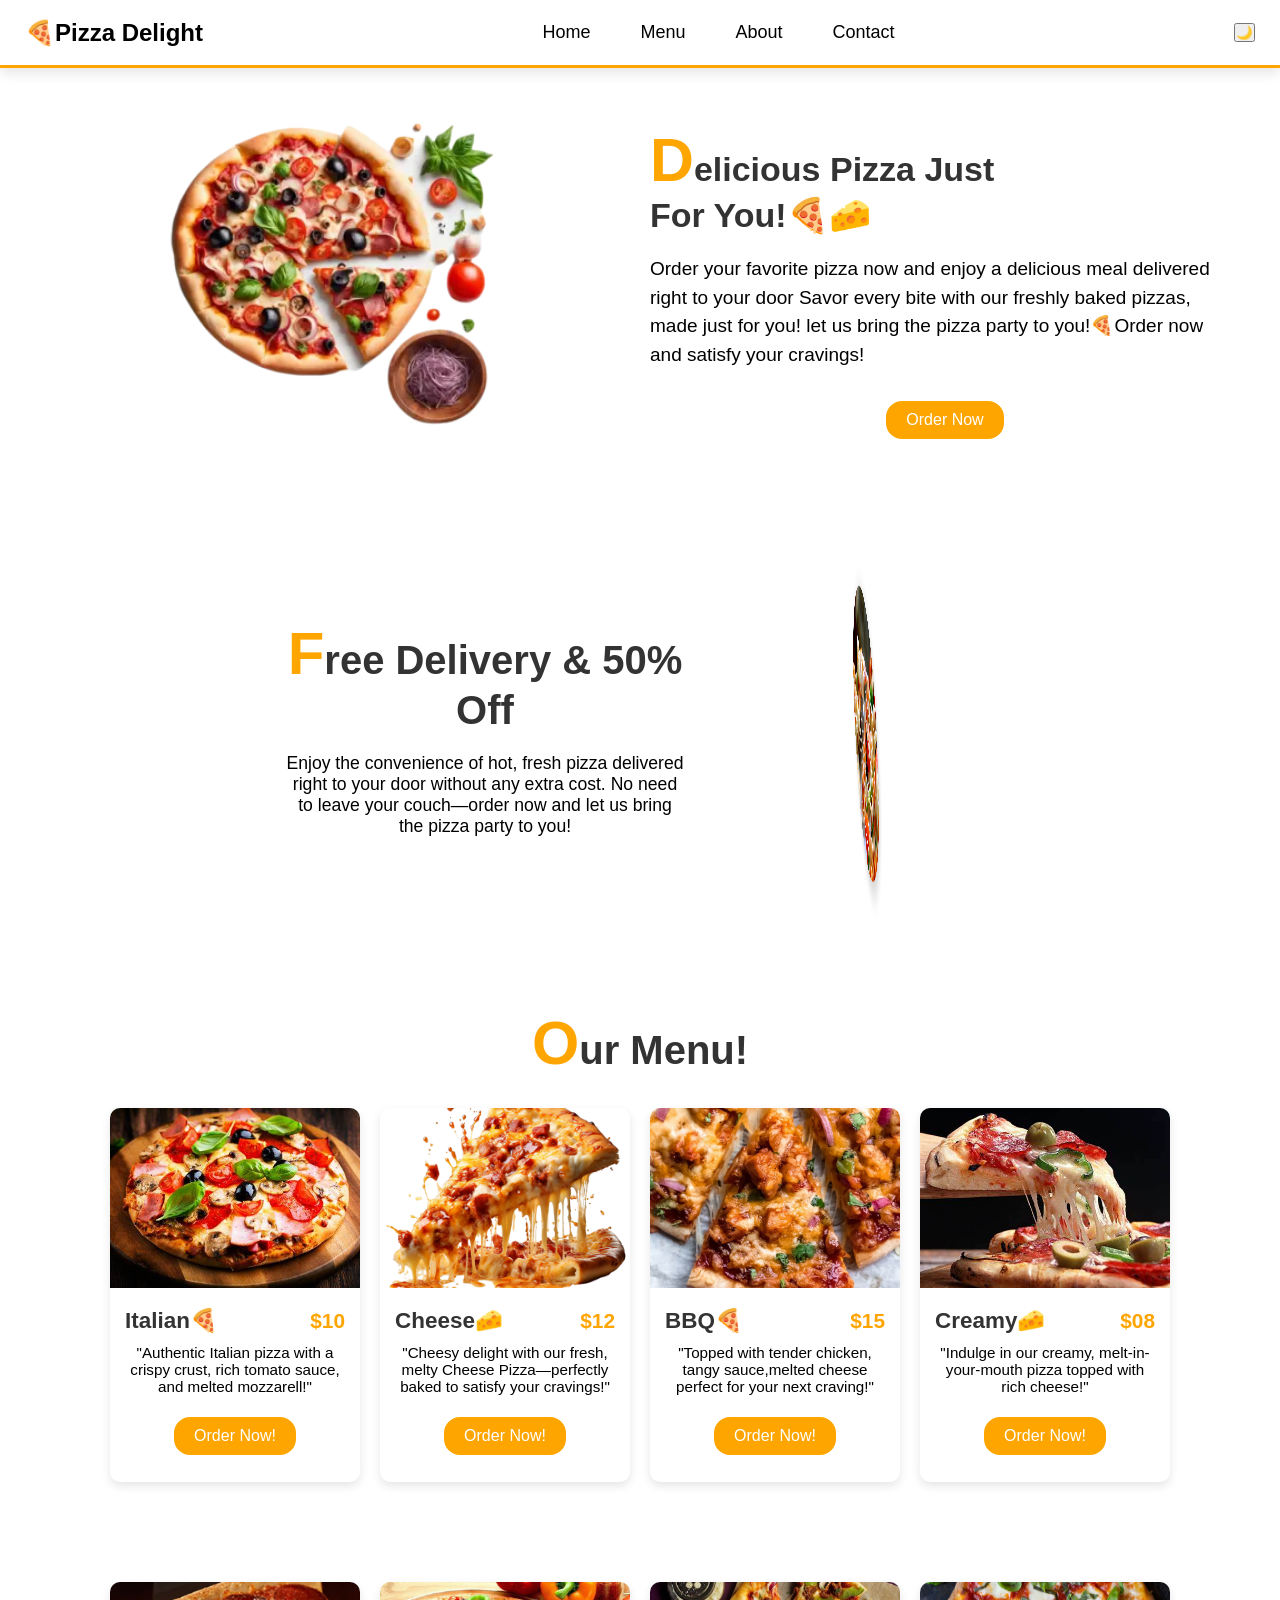
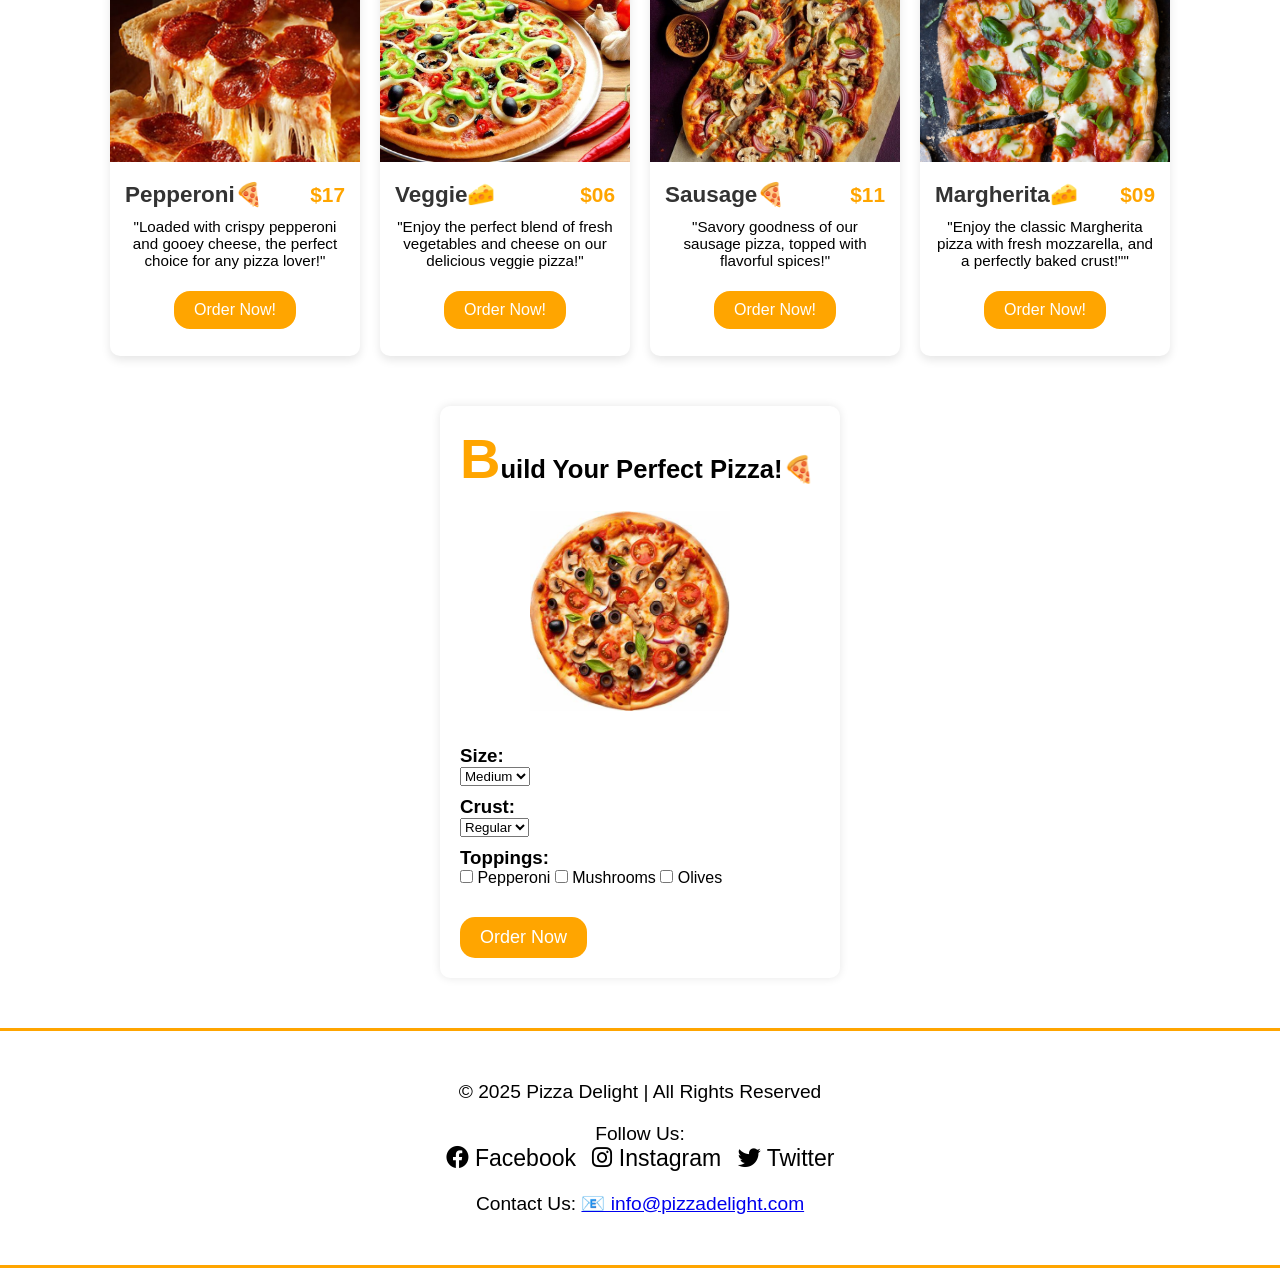
<file: index.html>
<!DOCTYPE html>
<html lang="en">
<head>
    <meta charset="UTF-8">
    <meta name="viewport" content="width=device-width, initial-scale=1.0">
    <title>Pizza Delight.Com</title>
    <link rel="stylesheet" href="style.css">
   <link href="https://cdnjs.cloudflare.com/ajax/libs/font-awesome/6.0.0-beta3/css/all.min.css" rel="stylesheet">
</head>
<body class="light-mode">
    <nav>
        <h1>🍕Pizza Delight</h1>
        <ul>
            <li><a href="./home.html">Home</a></li>
            <li><a href="#ourMenu">Menu</a></li>
            <li><a href="./about.html">About</a></li>
            <li><a href="#contact">Contact</a></li>
        </ul>
        
        <div class="hamburger">
            <div></div>
            <div></div>
            <div></div>
        </div>

        <button class="toggle-btn" onclick="toggleMode()">🌙</button>
    </nav>

<div class="main-container" id="home">
    <div class="image-container">
      <img id="pizzaImage" 
           src="./Pepperoni Pizza.png" 
           alt="Pizza">
    </div>
  
    <div class="content-container">
      <h2 class="heading1">Delicious Pizza Just<br/>
         For You!🍕🧀</h2>
      <p>Order your favorite pizza now and enjoy a delicious meal
         delivered <br/>
         right to your door
        Savor every bite
         with our freshly baked pizzas, <br/>
         made just for you! let us
          bring the pizza party to you!🍕Order now <br/>
          and satisfy your cravings!
        </p>
<div class="buttons-wrapper">
    <button class="btn">Order Now</button>
</div>

    </div>
</div>

<section class="pizza-3d-section">
    <div class="pizza-details">
        <h1 class="pizza-heading"><span>F</span>ree Delivery & 50% Off</h1>
        <p>Enjoy the convenience of hot, fresh pizza delivered right to your door without any extra cost. No need to leave your couch—order now and let us bring the pizza party to you!</p>
    
    </div>
    <div class="pizza-3d-container">
        <div class="pizza-3d">
            <img class="pizza-image" src="./Bella Pizza.jpg" alt="Pizza">
        </div>
</section>


<section class="products" id="ourMenu">
    <h2 id="our">Our Menu!</h2>
    <div class="product-card">
        <div class="card">
            <img src="./italian pizza.jpg" alt="" id="" />
            <div class="info">
                <div class="price-name">
                    <h3>Italian🍕</h3>
                    <span>$10</span>
                </div>
                <p>"Authentic Italian pizza with a crispy crust, rich tomato sauce, and melted mozzarell!"
                </p>
                <a href="#" class="btn">Order Now!</a>
            </div>
        </div>


        
    <div class="card">
        <img src="./Cheese pizza.png" alt="" id="" />
        <div class="info">
            <div class="price-name">
                <h3>Cheese🧀</h3>
                <span>$12</span>
            </div>
            <p>"Cheesy delight with our fresh, melty Cheese Pizza—perfectly baked to satisfy your cravings!" 
            </p>
            <a href="#" class="btn">Order Now!</a>
        </div>
    </div>


    <div class="card">
        <img src="./bbqpizza2.jpg" alt="" id="" />
        <div class="info">
            <div class="price-name">
                <h3>BBQ🍕</h3>
                <span>$15</span>
            </div>
            <p> "Topped with tender chicken, tangy sauce,melted cheese perfect for your next craving!"

            </p>
            <a href="#" class="btn">Order Now!</a>
        </div>
    </div>


    <div class="card">
        <img src="./creamy pizza.jpg" alt="" id="" />
        <div class="info">
            <div class="price-name">
                <h3>Creamy🧀</h3>
                <span>$08</span>
            </div>
            <p>"Indulge in our creamy, melt-in-your-mouth pizza topped with rich cheese!"

            </p>
            <a href="#" class="btn">Order Now!</a>
        </div>
    </div>


</div>
    </section>

<section class="products">
    <div class="product-card">
        <div class="card">
            <img src="./Pepperoni Pizza.jpg" alt="" id="" />
            <div class="info">
                <div class="price-name">
                    <h3>Pepperoni🍕</h3>
                    <span>$17</span>
                </div>
                <p>"Loaded with crispy pepperoni and gooey cheese, the perfect choice for any pizza lover!"
                </p>
                <a href="#" class="btn">Order Now!</a>
            </div>
        </div>


        
    <div class="card">
        <img src="./Veggie Pizza.jpg" alt="" id="" />
        <div class="info">
            <div class="price-name">
                <h3>Veggie🧀</h3>
                <span>$06</span>
            </div>
            <p>"Enjoy the perfect blend of fresh vegetables and cheese on our delicious veggie pizza!"
            </p>
            <a href="#" class="btn">Order Now!</a>
        </div>
    </div>


    <div class="card">
        <img src="./Sausage Pizza.jpg" alt="" id="" />
        <div class="info">
            <div class="price-name">
                <h3>Sausage🍕</h3>
                <span>$11</span>
            </div>
            <p> "Savory goodness of our sausage pizza, topped with flavorful spices!"

            </p>
            <a href="#" class="btn">Order Now!</a>
        </div>
    </div>


    <div class="card">
        <img src="./Margherita Pizza.jpeg" alt="" id="" />
        <div class="info">
            <div class="price-name">
                <h3>Margherita🧀</h3>
                <span>$09</span>
            </div>
            <p>"Enjoy the classic Margherita pizza with fresh mozzarella, and a perfectly baked crust!""

            </p>
            <a href="#" class="btn">Order Now!</a>
        </div>
    </div>


</div>
    </section>


    <div class="customizer-container">
        <h2>Build Your Perfect Pizza!🍕
        </h2>
        <img src="./pizzapreview.jpg" id="pizzaPreview" class="pizza-preview" alt="Pizza Preview">
        
        <div class="options">
            <label>
                <h3>Size:</h3>
                <select id="pizzaSize">
                    <option value="Small">Small</option>
                    <option value="Medium" selected>Medium</option>
                    <option value="Large">Large</option>
                </select>
            </label>
            <label>
                <h3>Crust:</h3>
                <select id="pizzaCrust">
                    <option value="Thin">Thin</option>
                    <option value="Regular" selected>Regular</option>
                    <option value="Stuffed">Stuffed</option>
                </select>
            </label>
            <label>
               <h3> Toppings:</h3>
                <input type="checkbox" value="Pepperoni"> Pepperoni
                <input type="checkbox" value="Mushrooms"> Mushrooms
                <input type="checkbox" value="Olives"> Olives
            </label>
        </div>
        
        <button class="order-btn" onclick="orderPizza()">Order Now</button>
    </div> 


    <footer class="footer" id="contact">
        <div class="footer-content">
            <div class="footer-left">
                <p>&copy; 2025 Pizza Delight | All Rights Reserved</p>
            </div>
    
            <div class="footer-center">
                <p>Follow Us:</p>
                <div class="social-links">
                    <a href="https://www.facebook.com/profile.php?id=100008719743823" target="_blank" class="social-link">
                        <i class="fab fa-facebook"></i> Facebook
                    </a>
                    <a href="https://www.instagram.com/shoaib_hussain_290_official/" target="_blank" class="social-link">
                        <i class="fab fa-instagram"></i> Instagram
                    </a>
                    <a href="https://twitter.com" target="_blank" class="social-link">
                        <i class="fab fa-twitter"></i> Twitter
                    </a>
                </div>
            </div>
    
            <div class="footer-right">
                <p>Contact Us: <a href="mailto:info@pizzadelight.com">📧 info@pizzadelight.com</a></p>
            </div>
        </div>
    </footer>
    
    <script src="./app.js"></script>
</body>
</html>
</file>
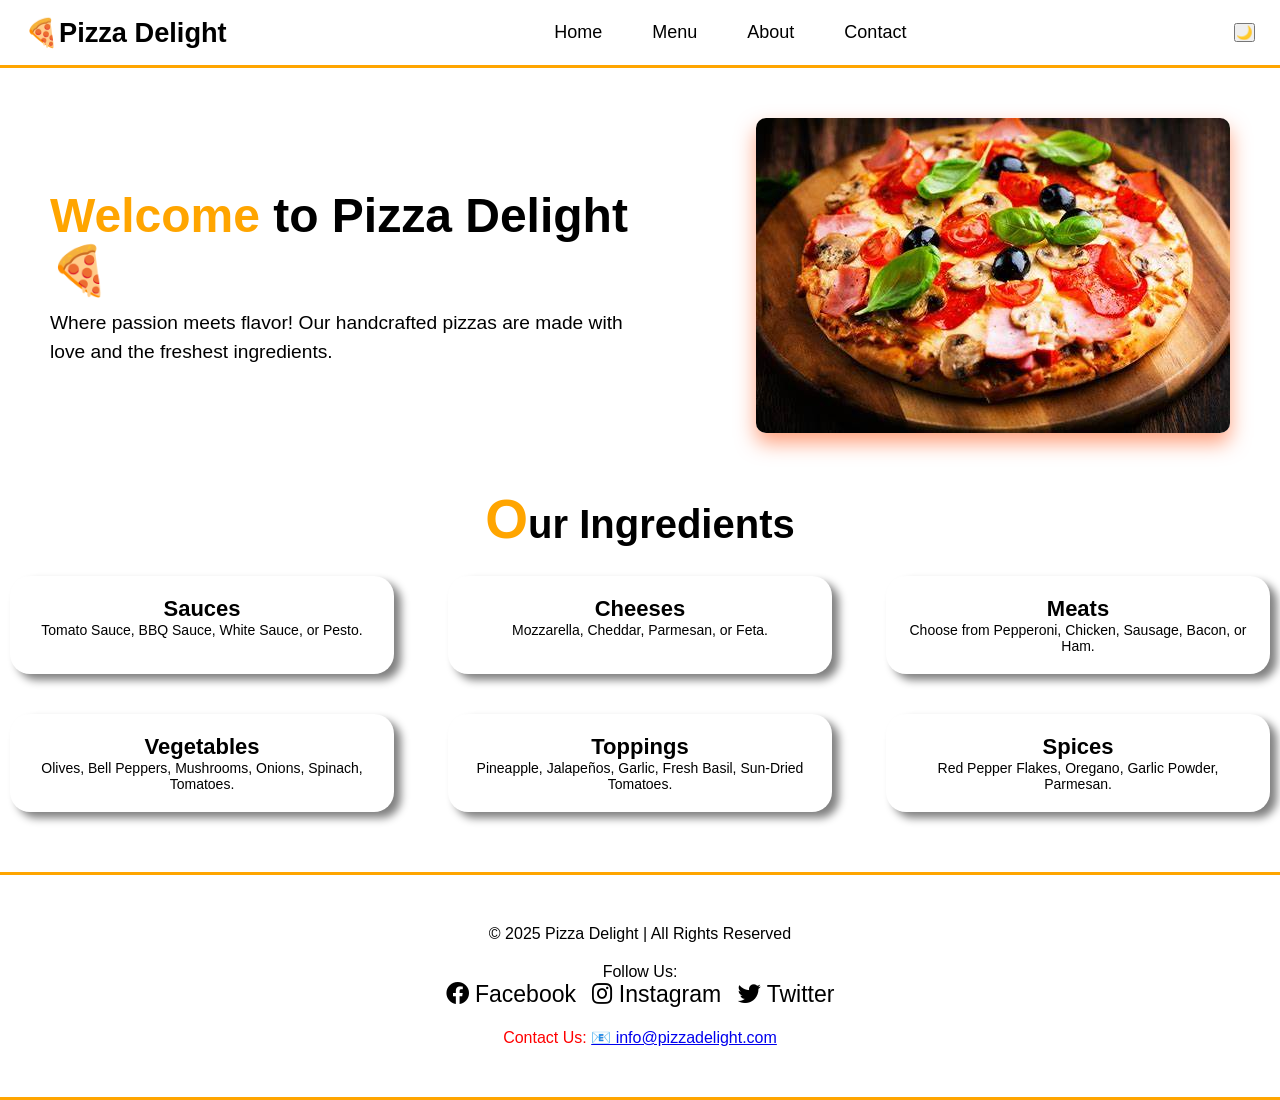
<file: about.html>
<!DOCTYPE html>
<html lang="en">
  <head>
    <meta charset="UTF-8" />
    <meta name="viewport" content="width=device-width, initial-scale=1.0" />
    <title>About Page</title>
    <link rel="stylesheet" href="./about.css" />
    <link
      href="https://cdnjs.cloudflare.com/ajax/libs/font-awesome/5.15.4/css/all.min.css"
      rel="stylesheet"
    />
  </head>
  <body class="light-mode">
    <nav>
      <h1 style="font-size: 1.7rem">🍕Pizza Delight</h1>
      <ul>
        <li><a href="./home.html">Home</a></li>
        <li><a href="./index.html">Menu</a></li>
        <li><a href="./inde.html">About</a></li>
        <li><a href="#contact">Contact</a></li>
      </ul>
      <div class="hamburger">
        <div></div>
        <div></div>
        <div></div>
      </div>
      <button class="toggle-btn" onclick="toggleMode()">🌙</button>
    </nav>
    <section class="about-section">
      <div class="content">
        <h1 class="title">Welcome<span> to Pizza Delight🍕</span></h1>
        <p class="description">
          Where passion meets flavor! Our handcrafted pizzas are made with love
          and the freshest ingredients.
        </p>
      </div>
      <div class="image-container">
        <img
          src="./italian pizza.jpg"
          alt="Delicious Pizza"
          class="pizza-img"
        />
      </div>
    </section>

    <section id="ingredients">
      <h2 id="our">Our Ingredients</h2>
      <div class="ingredients-list">
        <div class="ingredient-card" data-name="Sauces">
          <h3>Sauces</h3>
          <p>Tomato Sauce, BBQ Sauce, White Sauce, or Pesto.</p>
        </div>
        <div class="ingredient-card" data-name="Cheeses">
          <h3>Cheeses</h3>
          <p>Mozzarella, Cheddar, Parmesan, or Feta.</p>
        </div>
        <div class="ingredient-card" data-name="Meats">
          <h3>Meats</h3>
          <p>Choose from Pepperoni, Chicken, Sausage, Bacon, or Ham.</p>
        </div>
        <div class="ingredient-card" data-name="Vegetables">
          <h3>Vegetables</h3>
          <p>Olives, Bell Peppers, Mushrooms, Onions, Spinach, Tomatoes.</p>
        </div>
        <div class="ingredient-card" data-name="Toppings">
          <h3>Toppings</h3>
          <p>Pineapple, Jalapeños, Garlic, Fresh Basil, Sun-Dried Tomatoes.</p>
        </div>
        <div class="ingredient-card" data-name="Spices">
          <h3>Spices</h3>
          <p>Red Pepper Flakes, Oregano, Garlic Powder, Parmesan.</p>
        </div>
      </div>
    </section>

    <footer class="footer" id="contact">
      <div class="footer-content">
        <div class="footer-left">
          <p>&copy; 2025 Pizza Delight | All Rights Reserved</p>
        </div>

        <div class="footer-center">
          <p>Follow Us:</p>
          <div class="social-links">
            <a href="https://facebook.com" target="_blank" class="social-link">
              <i class="fab fa-facebook"></i> Facebook
            </a>
            <a href="https://instagram.com" target="_blank" class="social-link">
              <i class="fab fa-instagram"></i> Instagram
            </a>
            <a href="https://twitter.com" target="_blank" class="social-link">
              <i class="fab fa-twitter"></i> Twitter
            </a>
          </div>
        </div>

        <div class="footer-right">
          <p style="color: red">
            Contact Us:
            <a href="mailto:info@pizzadelight.com">📧 info@pizzadelight.com</a>
          </p>
        </div>
      </div>
    </footer>

    <script src="./about.js"></script>
  </body>
</html>
</file>
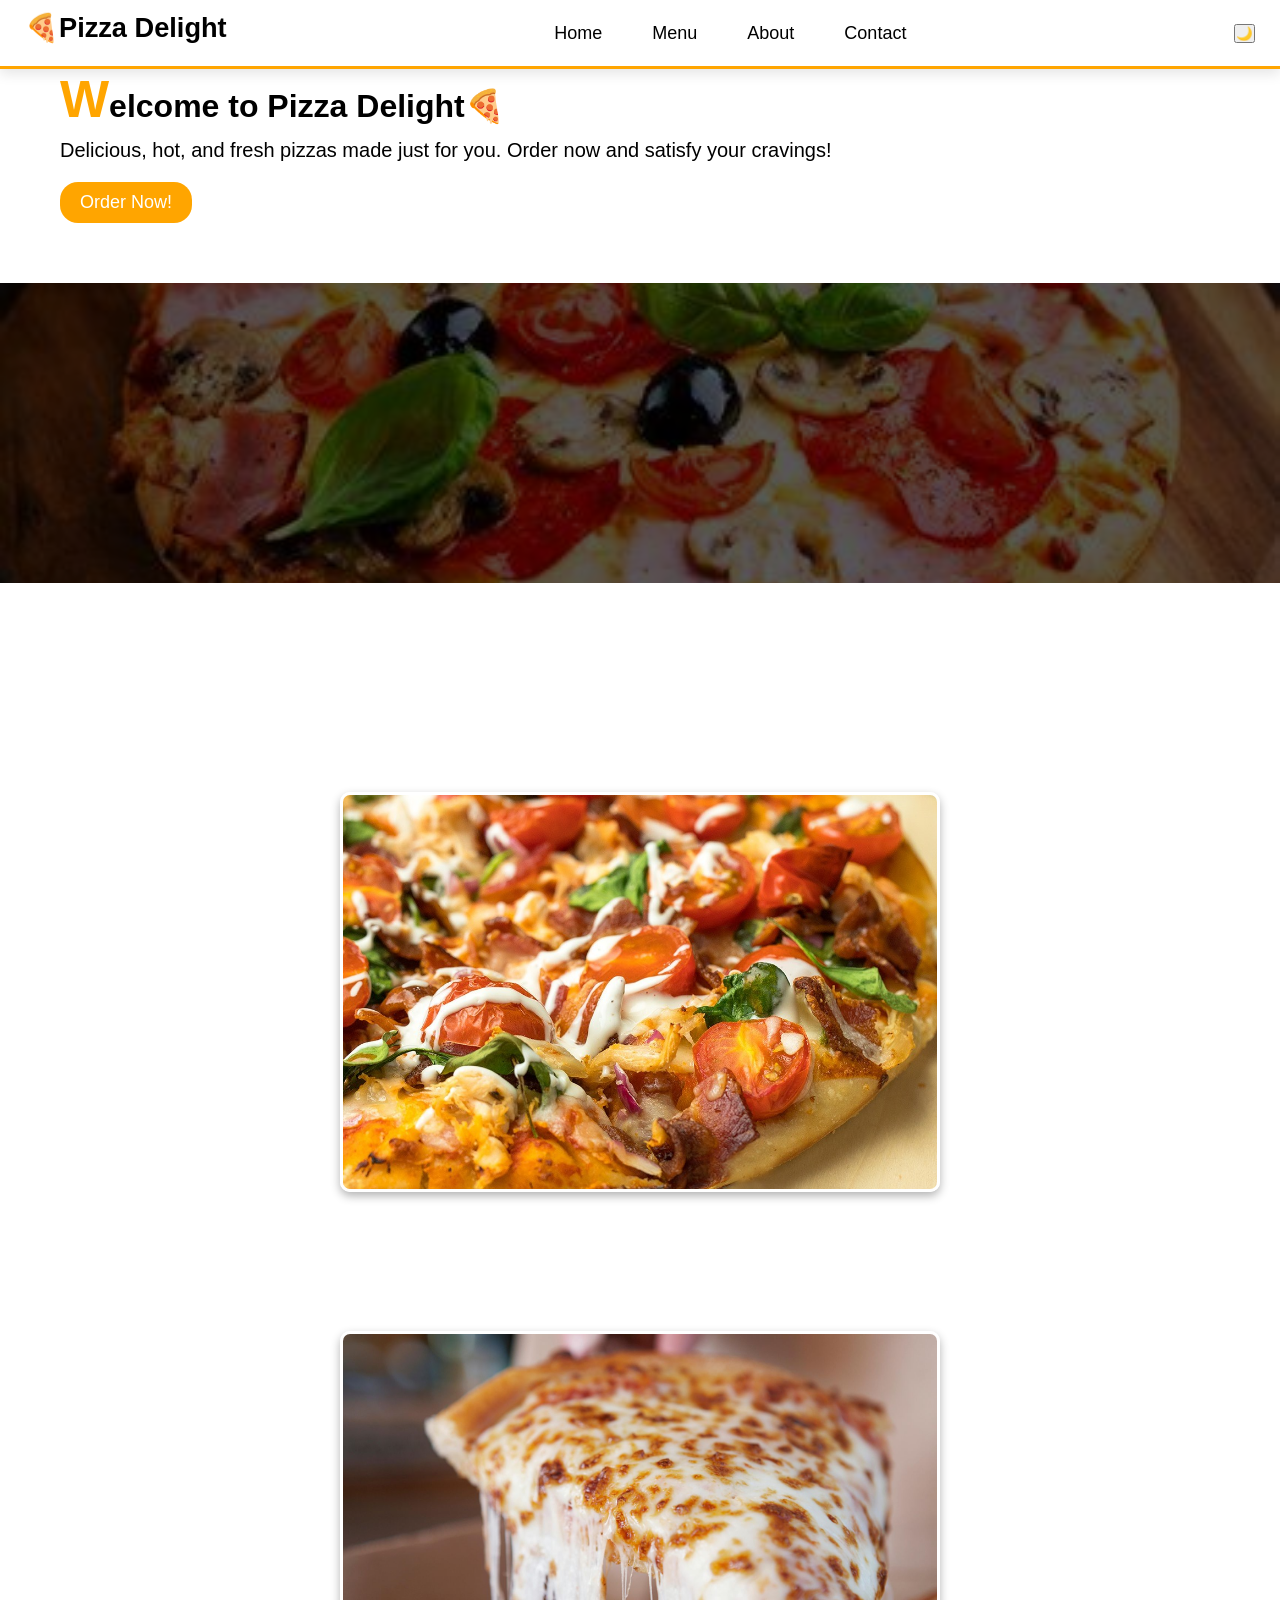
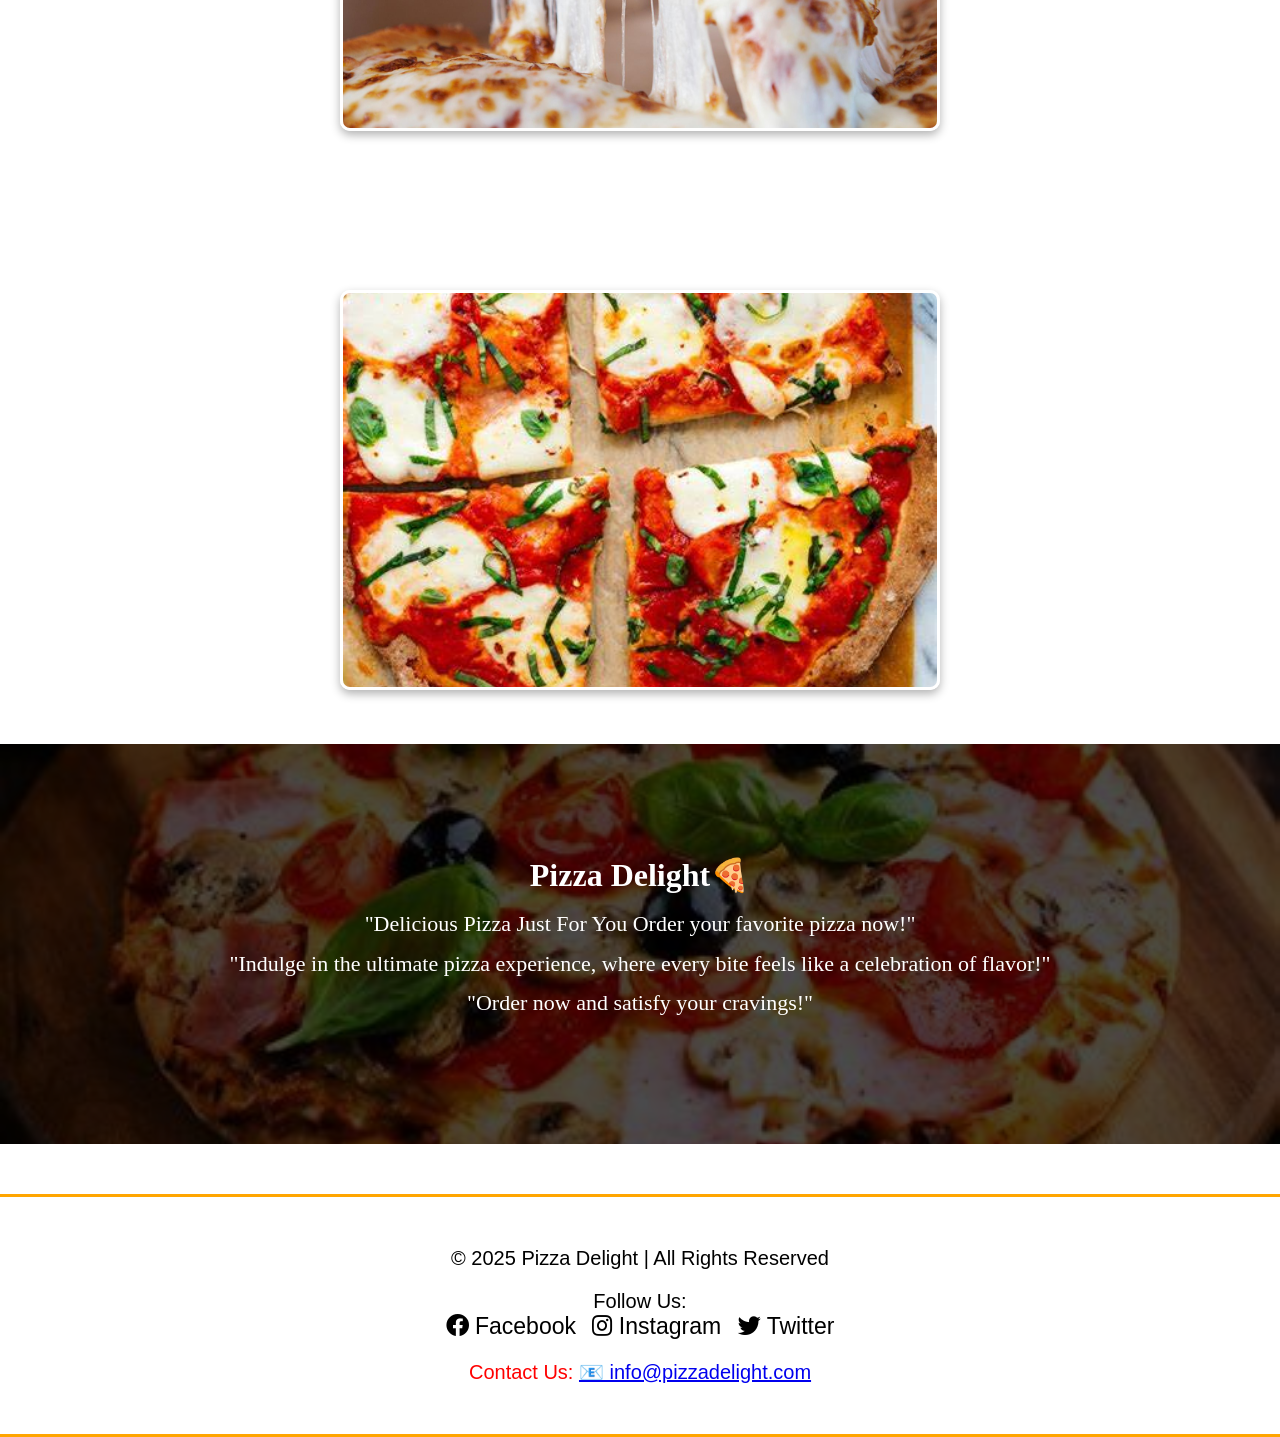
<file: home.html>
<!DOCTYPE html>
<html lang="en">
  <head>
    <meta charset="UTF-8" />
    <meta name="viewport" content="width=device-width, initial-scale=1.0" />
    <title>Home Page</title>
    <link rel="stylesheet" href="./home.css" />
    <link
      href="https://cdnjs.cloudflare.com/ajax/libs/font-awesome/5.15.4/css/all.min.css"
      rel="stylesheet"
    />
  </head>
  <body class="light-mode">
    <nav>
      <h1 style="font-size: 1.7rem">🍕Pizza Delight</h1>
      <ul>
        <li><a href="./home.html">Home</a></li>
        <li><a href="./index.html">Menu</a></li>
        <li><a href="./about.html">About</a></li>
        <li><a href="#contact">Contact</a></li>
      </ul>

      <div class="hamburger">
        <div></div>
        <div></div>
        <div></div>
      </div>
      <button class="toggle-btn" onclick="toggleMode()">🌙</button>
    </nav>

    <div class="container">
      <h1 style="font-size: 2rem; margin-left: 60px">
        Welcome to Pizza Delight🍕
      </h1>
      <p style="margin-left: 60px">
        Delicious, hot, and fresh pizzas made just for you. Order now and
        satisfy your cravings!
      </p>
      <button class="toggle-btn2" style="margin-left: 60px">Order Now!</button>
    </div>

    <div class="image-section">
      <h1
        id="heading"
        style="
          color: black;
          animation: firstLetterAnimation 2s ease-in-out infinite;
        "
      ></h1>
      <img
        src="./italian pizza.jpg"
        alt="Corporate Image"
        class="responsive-image"
      />
    </div>

    <div class="animated-heading-section">
      <h1 class="animated-heading">Italian Pizza🍕</h1>
    </div>

    <div class="extra-image-section">
      <img
        src="./italianpizzatwo.jpg"
        alt="End Corporate Image"
        class="extra-image"
      />
    </div>

    <div class="animated-heading-section">
      <h1 class="animated-heading">Chesse Pizza🧀</h1>
      <img
        src="./chessepizzaone.jpg"
        alt="New Corporate Image"
        class="new-image animated-image"
      />
    </div>

    <div class="animated-heading-section">
      <h1 class="animated-heading">Margherita Pizza🍕</h1>
    </div>

    <div class="extra-image-section">
      <img
        src="./Margheritapizzaone.jpg"
        alt="End Corporate Image"
        class="extra-image"
      />
    </div>

    <section class="reservation-section">
      <div class="image-container">
        <img
          src="./italian pizza.jpg"
          alt="Reservation Image"
          class="reservation-image"
        />
        <div class="text-overlay">
          <h2 class="reservation-heading">Pizza Delight🍕</h2>
          <p class="reservation-paragraph">
            "Delicious Pizza Just For You Order your favorite pizza now!"<br />

            "Indulge in the ultimate pizza experience, where every bite feels
            like a celebration of flavor!"<br />
            "Order now and satisfy your cravings!"
          </p>
        </div>
      </div>
    </section>

    <footer class="footer" id="contact">
      <div class="footer-content">
        <div class="footer-left">
          <p>&copy; 2025 Pizza Delight | All Rights Reserved</p>
        </div>

        <div class="footer-center">
          <p>Follow Us:</p>
          <div class="social-links">
            <a href="https://www.facebook.com/profile.php?id=100008719743823" target="_blank" class="social-link">
              <i class="fab fa-facebook"></i> Facebook
            </a>
            <a href="https://www.instagram.com/shoaib_hussain_290_official/" target="_blank" class="social-link">
              <i class="fab fa-instagram"></i> Instagram
            </a>
            <a href="https://twitter.com" target="_blank" class="social-link">
              <i class="fab fa-twitter"></i> Twitter
            </a>
          </div>
        </div>

        <div class="footer-right">
          <p style="color: red">
            Contact Us:
            <a href="mailto:info@pizzadelight.com">📧 info@pizzadelight.com</a>
          </p>
        </div>
      </div>
    </footer>

    <script src="./home.js"></script>
  </body>
</html>
</file>
<file: style.css>
* {
    margin: 0;
    padding: 0;
    box-sizing: border-box;
}

body {
    font-family: Arial, sans-serif;
    transition: background-color 0.3s, color 0.3s;
}

.light-mode {
    background-color: #fff;
    color: black;
}

.dark-mode {
    background-color: black;
    color: white;
}

nav {
    padding: 12px 25px;
    display: flex;
    justify-content: space-between;
    align-items: center;
    position: relative;
    transition: background-color 0.3s, color 0.3s, box-shadow 0.3s;
    border-bottom: 3px solid transparent; 
    box-shadow: 0px 5px 12px rgba(0, 0, 0, 0.1); 
}

.light-mode nav {
    background-color: white;
    color: black;
    border-bottom: 3px solid orange; }

.dark-mode nav {
    background-color: black;
    color: white;
    border-bottom: 3px solid orange; 
    box-shadow: 0px 5px 12px rgba(255, 255, 255, 0.15); 
}

nav ul {
    list-style: none;
    display: flex;
}

nav ul li {
    margin: 0 15px;
}

nav ul li a {
    text-decoration: none;
    font-size: 18px;
    padding: 10px;
    display: block;
    transition: background-color 0.3s, color 0.3s, transform 0.3s ease-in-out;
    border-radius: 5px;
    color: black;
}

.light-mode nav ul li a {
    color: black; 
}

.dark-mode nav ul li a {
    color: white; 
}

nav ul li a:hover {
    background-color: #ff9800; 
    color: white;
    transform: scale(1.08);
}

.dark-mode nav ul li a:hover {
    background-color: orange;
    color: black;
    transform: scale(1.08);
}
.hamburger {
    display: none;
    flex-direction: column;
    gap: 4px;
    cursor: pointer;
    padding: 10px;
}

.hamburger div {
    width: 25px;
    height: 4px;
    background-color: black;
    transition: background-color 0.3s;
}

.dark-mode .hamburger div {
    background-color: white;
}

@media (max-width: 480px) {
    nav ul {
        display: none;
        position: absolute;
        top: 60px; 
        left: 0;
        right: 0;
        background-color: black;
        flex-direction: column;
        align-items: center;
        width: 100%;
        padding: 10px 0;
        z-index: 1;
    }
    .light-mode nav ul{
        background-color: white;
    }

    nav.active ul {
        display: flex; 
    }

    nav ul li {
        margin: 10px 0;
    }

    nav ul li a {
        font-size: 16px;
        padding: 10px;
    }
    .hamburger {
        display: flex;
        flex-direction: column;
        gap: 4px;
        cursor: pointer;
    }

    .hamburger div {
        width: 25px;
        height: 4px;
        background-color: black;
    }
    .dark-mode .hamburger div {
        background-color: white;
    }

    .dark-mode .hamburger {
        background-color: black; 
    }

    .toggle-btn {
        font-size: 20px;
        margin: 10px 0;
    }
}

@media (max-width: 320px) {
    nav ul li a {
        font-size: 14px;
        padding: 6px 10px;
    }

    .hamburger div {
        width: 22px;
        height: 3px;
    }

    .dark-mode .hamburger {
        background-color: black;
    }
}

.main-container {
    display: flex;
    justify-content: space-between;
    align-items: center;
    padding: 20px;
    gap: 20px;
}

.image-container {
    flex: 1;
    display: flex;
    justify-content: center;
    align-items: center;
}

#pizzaImage {
    width: 100%;
    max-width: 400px;
    transition: transform 0.3s ease-in-out; 
}

.content-container {
    flex: 1;
    display: flex;
    flex-direction: column;
    align-items: flex-start;
    justify-content: center;
    padding: 20px;
}
.heading1 {
    font-size: 34px;
    color: #333;
    margin-bottom: 20px;
    font-weight: 700;

}
body.dark-mode .heading1{
    color: white;
}
body.dark-mode .content-container p{
    color: white;
}
.content-container p {
    font-size: 19px;
    color:black;
    margin-bottom: 20px;
    line-height: 1.5;
    font-weight: 500;
}


.buttons-wrapper {
    display: flex;
    flex-direction: column;
    justify-content: center;
    align-items: center; 
    width: 100%; 
}
.btn {
    background-color: #ff9800;
    color: white;
    border: none;
    padding: 12px 20px;
    font-size: 14px;
    border-radius: 5px;
    cursor: pointer;
    transition: background-color 0.3s ease, transform 0.3s ease-in-out;
    width: fit-content; 
    text-align: center;
    margin: 5px auto;
}
.btn:hover {
    background-color: #e68900;
    transform: scale(1.05);
}
@media (max-width: 480px) {
    .btn {
        font-size: 12px;
        padding: 10px 16px;
    }
}
@media (max-width: 320px) {
    .btn {
        font-size: 10px;
        padding: 8px 14px;
    }
}

#pizzaImage:hover {
    transform: scale(1.05);
}

@media (max-width: 480px) {
    .main-container {
        flex-direction: column; 
        gap: 20px;
    }

    .image-container,
    .content-container {
        flex: none;
        width: 100%;
        text-align: center;
    }

    #pizzaImage {
        max-width: 80%; 
    }

    .heading1 {
        font-size: 28px; 
        margin-left: 10%; 
    }

    .content-container p {
        font-size: 16px;
    }

@media (max-width: 320px) {
    .heading1 {
        font-size: 24px;
    }

    .content-container p {
        font-size: 14px; 
    }

    #pizzaImage {
        max-width: 70%;
    }
}

}

.pizza-3d-section {
    display: flex;
    justify-content: center;
    align-items: center;
    height: 50vh;
    padding: 20px;
    perspective: 1500px; 
    gap: 40px; 
}

.pizza-3d-container {
    width: 280px;
    height: 300px;
    position: relative;
    transform-style: preserve-3d;
    animation: rotatePizza 6s infinite linear;
    margin-right: 40px; }

.pizza-3d {
    width: 100%;
    height: 100%;
    position: absolute;
    transform: rotateX(30deg) rotateY(85deg); 
    transform-origin: center;
}

.pizza-image {
    width: 100%;
    height: 100%;
    border-radius: 50%;
    object-fit: cover;
    box-shadow: 0px 10px 30px rgba(0, 0, 0, 0.2); 
}
.pizza-details {
    max-width: 400px;
    text-align: center;
    margin-left: 50px; 
    color: #333;
    margin-top: 20px; 
}

.pizza-heading {
    font-size: 2.5rem;
    font-weight: bold;
    margin-bottom: 20px;
}
.pizza-details p {
    font-size: 1.1rem;
    margin-bottom: 30px;
}
@keyframes rotatePizza {
    0% {
        transform: rotateY(0deg);
    }
    50% {
        transform: rotateY(150deg);
    }
    100% {
        transform: rotateY(360deg);
    }
}

body.dark-mode .pizza-details .pizza-heading {
    color: white;
}
body.light-mode .pizza-details p {
    color: black;
}
body.light-mode .btn{
    border-radius: 18px;
    border: 2px solid white;
}
body.light-mode .btn:hover{
     border: 2px solid orange;
     border-radius: 18px;
}
.pizza-heading span {
    color: orange;
    font-size: 60px;
}

body.dark-mode .btn:hover {
    background-color: orange;  
    color: white;          

}

.btn {
    padding: 12px 25px;
    font-size: 16px;
    margin: 10px;
    cursor: pointer;
    border: none;
    border-radius: 5px;
    transition: background-color 0.3s ease, color 0.3s ease;
}
body.dark-mode .pizza-details p{
   color: white;
}
body.dark-mode nav h2, 
body.dark-mode nav h3, 
body.dark-mode nav li {
    color: white; 
}
body.dark-mode nav li:hover {
    color: #f76c6c; 
}


      .btn:hover {
        background-color:black;
        color: white;
      }

      .heading1 {
        font-family: 'Segoe UI', Tahoma, Geneva, Verdana, sans-serif;
      }
      
      .heading1::first-letter {
        color: orange;
        font-size: 3.8rem; }

@media (max-width: 480px) {
    .pizza-3d-section {
        flex-direction: column; 
        align-items: center;
        text-align: center;
        gap: 15px;
        padding: 15px;
    }
    .pizza-3d-container {
        order: -1; 
        width: 200px;
        height: 220px;
        margin: 0 auto; /
    }

    .pizza-heading {
        font-size: 1.8rem;
        margin-top: 15px;
    }

    .pizza-details {
        max-width: 90%;
        margin-left: 0;
        text-align: center;
    }

    .pizza-details p {
        font-size: 0.95rem;
    }

    .btn {
        padding: 10px 20px;
        font-size: 14px;
    }
}
@media (max-width: 320px) {
    .pizza-3d-section {
        flex-direction: column;
        align-items: center;
        text-align: center;
        gap: 10px;
        padding: 10px;
    }
    .pizza-3d-container {
        order: -1; 
        width: 180px;
        height: 200px;
        margin: 0 auto;
    }

    .pizza-heading {
        font-size: 1.6rem;
        margin-top: 10px;
    }

    .pizza-details {
        max-width: 95%;
        text-align: center;
    }

    .pizza-details p {
        font-size: 0.9rem;
    }

    .btn {
        padding: 8px 18px;
        font-size: 13px;
    }
}


.products {
    text-align: center;
    padding: 50px 20px;
    background-color: white; 
    transition: background 0.3s ease, color 0.3s ease;
}

body.dark-mode .products {
    background-color: black;
}

.products h2 {
    font-size: 2.5rem;
    margin-bottom: 30px;
    font-weight: bold;
    color: #333;
    transition: color 0.3s ease;
}

body.dark-mode .products h2 {
    color: white; 
}
.product-card {
    display: flex;
    flex-wrap: wrap;
    justify-content: center;
    gap: 20px;
}

.card {
    background: white; 
    border-radius: 10px;
    box-shadow: 0px 4px 10px rgba(0, 0, 0, 0.1);
    overflow: hidden;
    width: 250px;
    transition: transform 0.3s ease-in-out, background 0.3s ease, color 0.3s ease;
}

body.dark-mode .card {
    background: black;
    box-shadow: 0px 4px 10px rgba(255, 255, 255, 0.1);
    border: 2px solid orange;
}

.card:hover {
    transform: scale(1.05);
}

.card img {
    width: 100%;
    height: 180px;
    object-fit: cover;
}

.info {
    padding: 15px;
    text-align: center;
}

.price-name {
    display: flex;
    justify-content: space-between;
    align-items: center;
    font-size: 1.2rem;
    font-weight: bold;
    color: #333;
    transition: color 0.3s ease;
}

body.dark-mode .price-name {
    color: white;
}

.price-name span {
    color: orange;
    font-size: 1.3rem;
}

.info p {
    font-size: 0.95rem;
    margin: 10px 0;
    color:black;
    transition: color 0.3s ease;
}

body.dark-mode .info p {
    color: #ddd;
}
.btn {
    display: inline-block;
    padding: 10px 20px;
    font-size: 1rem;
    margin-top: 10px;
    background-color: orange;
    color: white;
    border-radius: 5px;
    text-decoration: none;
    transition: background 0.3s ease, color 0.3s ease;
}

.btn:hover {
    background-color: black;
    color: white;
}

body.dark-mode .btn {
    background-color: black;
    color: white;
    border: 2px solid orange;
    border-radius: 18px;
}

body.dark-mode .btn:hover {
    background-color: orange; 
    color: white;
    border-radius: 18px;
    border: 2px solid white;
}

@media (max-width: 768px) {
    .product-card {
        flex-direction: column;
        align-items: center;
    }

    .card {
        width: 80%;
    }
}

@media (max-width: 480px) {
    .products {
        padding: 30px 10px;
    }

    .products h2 {
        font-size: 2rem;
    }

    .card {
        width: 80%;
        height: auto;
    }
}
.products #our::first-letter{
 color: orange;
 font-size: 3.8rem;
}


.customizer-container h2::first-letter{
    color: orange;
    font-size: 3.5rem;
}

.customizer-container h2{
    font-size: 1.6rem;
}


.customizer-container {
    max-width: 400px;
    margin: auto;
    padding: 20px;
    border-radius: 10px;
    box-shadow: 0px 0px 10px rgba(0, 0, 0, 0.1);
    background-color: white;
}
.pizza-preview {
    width: 200px;
    height: 200px;
    margin: 20px 70px;
}
.options label {
    display: block;
    margin: 10px 0;
}

 Default Light Mode Styles 
body {
    background-color: white;
    color: black;
    transition: background 0.3s, color 0.3s;
}
.order-btn {
    margin-top: 20px;
    padding: 10px 20px;
    font-size: 18px;
    background: orange;
    color: white;
    border: none;
    cursor: pointer;
    border-radius: 15px;
}
.order-btn:hover{
    background-color: black;
    border: 2px solid orange;
}
.dark-mode {
    background-color: black !important;
    color: white !important;
}
.dark-mode .customizer-container {
    border: 2px solid orange !important;
    background-color:black;
}
.dark-mode .order-btn {
    background-color: black !important;
    color: white !important;
    border: 2px solid orange !important;
}
.dark-mode .order-btn:hover{
    background-color:orange !important;
    color: white !important;
    border: 2px solid white !important;
} 
   
footer {
    padding: 40px;
    text-align: center;
    font-family: 'Arial', sans-serif;
    transition: all 0.3s ease;
    border-top: 1px solid orange; 
    margin-top: 50px;
    font-size: 1.2rem;
    font-weight: 500;
}

.footer-content {
    display: flex;
    flex-direction: column;
    justify-content: center;
    align-items: center;
}

.footer-left, .footer-center, .footer-right {
    margin: 10px 0;
}

.social-link {
    text-decoration: none;
    color: black;
    font-size: 1.2em;
    margin: 5px;
    transition: color 0.3s ease;
}

.social-link:hover {
    color: #fff;
}

body.light-mode footer {
    background-color:white;
    color: #000;
    border-top: 3px solid orange; 
    border-bottom: 3px solid orange; 
}

body.light-mode .social-link {
    color:black;
}

body.light-mode .social-link:hover {
    color: orange;
}

body.dark-mode footer {
    background-color:black;
    color:white;
    border-top: 3px solid orange; 
    border-bottom: 3px solid orange; 
}

body.dark-mode .social-link {
    color: orange;
}

body.dark-mode .social-link:hover {
    color: white
}
</file>
<file: about.css>
* {
    margin: 0;
    padding: 0;
    box-sizing: border-box;
}

body {
    font-family: Arial, sans-serif;
    transition: background-color 0.3s, color 0.3s;
}

.light-mode {
    background-color: #fff;
    color: black;
}

.dark-mode {
    background-color: black;
    color: white;
}

nav {
    padding: 12px 25px;
    display: flex;
    justify-content: space-between;
    align-items: center;
    position: relative;
    transition: background-color 0.3s, color 0.3s, box-shadow 0.3s;
    border-bottom: 3px solid transparent; 
    box-shadow: 0px 5px 12px rgba(0, 0, 0, 0.1); 
}

.light-mode nav {
    background-color: white;
    color: black;
    border-bottom: 3px solid orange; }

.dark-mode nav {
    background-color: black;
    color: white;
    border-bottom: 3px solid orange; 
    box-shadow: 0px 5px 12px rgba(255, 255, 255, 0.15); 
}

nav ul {
    list-style: none;
    display: flex;
}

nav ul li {
    margin: 0 15px;
}

nav ul li a {
    text-decoration: none;
    font-size: 18px;
    padding: 10px;
    display: block;
    transition: background-color 0.3s, color 0.3s, transform 0.3s ease-in-out;
    border-radius: 5px;
    color: black;
}

.light-mode nav ul li a {
    color: black; 
}

.dark-mode nav ul li a {
    color: white; 
}

nav ul li a:hover {
    background-color: #ff9800; 
    color: white;
    transform: scale(1.08);
}

.dark-mode nav ul li a:hover {
    background-color: orange;
    color: black;
    transform: scale(1.08);
}
.hamburger {
    display: none;
    flex-direction: column;
    gap: 4px;
    cursor: pointer;
    padding: 10px;
}

.hamburger div {
    width: 25px;
    height: 4px;
    background-color: black;
    transition: background-color 0.3s;
}

.dark-mode .hamburger div {
    background-color: white;
}

@media (max-width: 480px) {
    nav ul {
        display: none;
        position: absolute;
        top: 60px; 
        left: 0;
        right: 0;
        background-color: black;
        flex-direction: column;
        align-items: center;
        width: 100%;
        padding: 10px 0;
        z-index: 1;
    }
    .light-mode nav ul{
        background-color: white;
    }

    nav.active ul {
        display: flex; 
    }

    nav ul li {
        margin: 10px 0;
    }

    nav ul li a {
        font-size: 16px;
        padding: 10px;
    }
    .hamburger {
        display: flex;
        flex-direction: column;
        gap: 4px;
        cursor: pointer;
    }

    .hamburger div {
        width: 25px;
        height: 4px;
        background-color: black;
    }
    .dark-mode .hamburger div {
        background-color: white;
    }

    .dark-mode .hamburger {
        background-color: black; 
    }

    .toggle-btn {
        font-size: 20px;
        margin: 10px 0;
    }
}

@media (max-width: 320px) {
    nav ul li a {
        font-size: 14px;
        padding: 6px 10px;
    }

    .hamburger div {
        width: 22px;
        height: 3px;
    }

    .dark-mode .hamburger {
        background-color: black;
    }
}

:root {
    --bg-color: white;
    --text-color: black;
    --highlight-color: orange;
    --accent-color:black;
    --shadow-color: rgba(255, 69, 0, 0.5);
}
.dark-mode {
    --bg-color: black;
    --text-color: white;
    --accent-color:white;

}
.about-section {
    display: flex;
    align-items: center;
    justify-content: space-between;
    padding: 50px;
    background: var(--bg-color);
    color: var(--text-color);
    text-align: left;
    position: relative;
    overflow: hidden;
    transition: background 0.3s, color 0.3s;
}

.content {
    max-width: 50%;
    opacity: 0;
    transform: translateX(-50px);
    animation: fadeInLeft 1s ease-out forwards;
}

.title {
    font-size: 3rem;
    font-weight: bold;
    color: var(--highlight-color);
    animation: fadeIn 1.5s ease-in-out forwards;
}

.title span {
    color: var(--accent-color);
}

.description {
    font-size: 1.2rem;
    margin-top: 10px;
    line-height: 1.5;
    animation: fadeIn 2s ease-in-out forwards;
}

.image-container {
    max-width: 45%;
    opacity: 0;
    transform: scale(0.8);
    animation: popUp 1.5s ease-out forwards 0.5s;
}

.pizza-img {
    width: 100%;
    border-radius: 10px;
    box-shadow: 0 10px 20px var(--shadow-color);
}

@keyframes fadeInLeft {
    from {
        opacity: 0;
        transform: translateX(-50px);
    }
    to {
        opacity: 1;
        transform: translateX(0);
    }
}

@keyframes fadeIn {
    from {
        opacity: 0;
    }
    to {
        opacity: 1;
    }
}

@keyframes popUp {
    from {
        opacity: 0;
        transform: scale(0.8);
    }
    to {
        opacity: 1;
        transform: scale(1);
    }
}
@media (max-width: 768px) {
    .about-section {
        flex-direction: column;
        text-align: center;
    }

    .content {
        max-width: 100%;
    }

    .image-container {
        max-width: 100%;
    }
}


.container {
    padding: 20px;
    max-width: 1200px;
    margin: 0 auto;
}

header {
    text-align: center;
    margin-bottom: 20px;
}

h1 {
    font-size: 36px;
    color: var(--primary-color);
}

h2 {
    font-size: 40px;
    text-align: center; 
    margin-bottom: 15px;
}
h2::first-letter{
    color: orange;
    font-size: 55px;
}

p {
    font-size: 16px;
    color: var(--text-color);
}

.ingredient-card {
    background-color: var(--card-bg);
    padding: 20px;
    margin: 10px;
    border-radius: 20px;
    box-shadow: 7px 6px 8px grey;
    opacity: 0;
    animation: slideIn 1s forwards;
    width: 30%;
    text-align: center;
    transform: scale(0.9);
    transition: transform 0.3s ease, box-shadow 0.3s ease;
}

.ingredient-card h3 {
    font-size: 22px;
    color: var(--card-title-color);
}

.ingredient-card p {
    font-size: 14px;
    color: var(--card-text-color);
}

.ingredients-list {
    display: flex;
    flex-wrap: wrap;
    justify-content: space-between;
    gap: 20px;
}

#toggleMode {
    background-color: var(--btn-bg);
    color: var(--btn-text);
    border: none;
    padding: 10px 20px;
    cursor: pointer;
    font-size: 16px;
    border-radius: 5px;
    transition: background-color 0.3s;
    margin-top: 20px;
}

#toggleMode:hover {
    background-color: var(--btn-hover-bg);
}

@keyframes slideIn {
    0% {
        transform: translateX(-50px);
        opacity: 0;
    }
    100% {
        transform: translateX(0);
        opacity: 1;
    }
}

.light-mode {
    --primary-color:black;
    --text-color: black;
    --card-bg: white;
    --card-title-color: black;
    --card-text-color:black;
    --btn-bg: #3498db;
    --btn-text: #fff;
    --btn-hover-bg: #2980b9;
}
.dark-mode {
    --primary-color: #ecf0f1;
    --text-color: #ecf0f1;
    --card-bg: black;
    --card-title-color: white;
    --card-text-color: white;
    --btn-bg: #9b59b6;
    --btn-text: #fff;
    --btn-hover-bg: #8e44ad;
    --box-shadow: 0 5px 12px white; 
}

.dark-mode .ingredient-card {
    box-shadow: var(--box-shadow);
}


.ingredient-card:nth-child(1) {
    animation-delay: 0s;
}

.ingredient-card:nth-child(2) {
    animation-delay: 0.2s;
}

.ingredient-card:nth-child(3) {
    animation-delay: 0.4s;
}

.ingredient-card:nth-child(4) {
    animation-delay: 0.6s;
}

.ingredient-card:nth-child(5) {
    animation-delay: 0.8s;
}


@media screen and (max-width: 480px) {
    .about-section {
        flex-direction: column;
        text-align: center;
        padding: 15px;
    }

    .content {
        max-width: 100%;
        margin-bottom: 20px;
    }

    .title {
        font-size: 30px;
    }

    .description {
        font-size: 16px;
    }

    .image-container {
        max-width: 100%;
    }

    .pizza-img {
        width: 80%;
        margin: 0 auto;
    }

    #ingredients h2 {
        font-size: 24px;
    }

    .ingredients-list {
        flex-direction: column;
        align-items: center;
    }

    .ingredient-card {
        width: 80%;
        margin-bottom: 15px;
    }

    .ingredient-card h3 {
        font-size: 18px;
    }

    .ingredient-card p {
        font-size: 12px;
    }
}

footer {
    padding: 40px;
    text-align: center;
    font-family: 'Arial', sans-serif;
    transition: all 0.3s ease;
    border-top: 1px solid orange; 
    margin-top: 50px;
    font-size: 1.2rem;
    font-weight: 500;
}

.footer-content {
    display: flex;
    flex-direction: column;
    justify-content: center;
    align-items: center;
}

.footer-left, .footer-center, .footer-right {
    margin: 10px 0;
}

.social-link {
    text-decoration: none;
    color: black;
    font-size: 1.2em;
    margin: 5px;
    transition: color 0.3s ease;
}

.social-link:hover {
    color: #fff;
}

body.light-mode footer {
    background-color:white;
    color: #000;
    border-top: 3px solid orange; 
    border-bottom: 3px solid orange; 
}

body.light-mode .social-link {
    color:black;
}

body.light-mode .social-link:hover {
    color: orange;
}

body.dark-mode footer {
    background-color:black;
    color:white;
    border-top: 3px solid orange; 
    border-bottom: 3px solid orange; 
}

body.dark-mode .social-link {
    color: orange;
}

body.dark-mode .social-link:hover {
    color: white
}
</file>
<file: home.css>
* {
    margin: 0;
    padding: 0;
    box-sizing: border-box;
}

body {
    font-family: Arial, sans-serif;
    transition: background-color 0.3s, color 0.3s;
}

.light-mode {
    background-color: #fff;
    color: black;
}

.dark-mode {
    background-color: black;
    color: white;
}

nav {
    padding: 12px 25px;
    display: flex;
    justify-content: space-between;
    align-items: center;
    position: relative;
    transition: background-color 0.3s, color 0.3s, box-shadow 0.3s;
    border-bottom: 3px solid transparent; 
    box-shadow: 0px 5px 12px rgba(0, 0, 0, 0.1);
}

.light-mode nav {
    background-color: white;
    color: black;
    border-bottom: 3px solid orange;}

.dark-mode nav {
    background-color: black;
    color: white;
    border-bottom: 3px solid orange; 
    box-shadow: 0px 5px 12px rgba(255, 255, 255, 0.15);
}

nav ul {
    list-style: none;
    display: flex;
}

nav ul li {
    margin: 0 15px;
}

nav ul li a {
    text-decoration: none;
    font-size: 18px;
    padding: 10px;
    display: block;
    transition: background-color 0.3s, color 0.3s, transform 0.3s ease-in-out;
    border-radius: 5px;
    color: black; 
}

.light-mode nav ul li a {
    color: black; 
}

.dark-mode nav ul li a {
    color: white; 
}

nav ul li a:hover {
    background-color: #ff9800; 
    color: white;
    transform: scale(1.08);
}

.dark-mode nav ul li a:hover {
    background-color: orange;
    color: black;
    transform: scale(1.08);
}
.hamburger {
    display: none;
    flex-direction: column;
    gap: 4px;
    cursor: pointer;
    padding: 10px;
}

.hamburger div {
    width: 25px;
    height: 4px;
    background-color: black;
    transition: background-color 0.3s;
}

.dark-mode .hamburger div {
    background-color: white;
}


@media (max-width: 480px) {
    nav ul {
        display: none; 
        position: absolute;
        top: 60px;
        left: 0;
        right: 0;
        background-color: black;
        flex-direction: column;
        align-items: center;
        width: 100%;
        padding: 10px 0;
        z-index: 1;
    }
    .light-mode nav ul{
        background-color: white;
    }

    nav.active ul {
        display: flex; 
    }

    nav ul li {
        margin: 10px 0;
    }

    nav ul li a {
        font-size: 16px;
        padding: 10px;
    }

    .hamburger {
        display: flex;
        flex-direction: column;
        gap: 4px;
        cursor: pointer;
    }

    .hamburger div {
        width: 25px;
        height: 4px;
        background-color: black;
    }

    .dark-mode .hamburger div {
        background-color: white;
    }

    .dark-mode .hamburger {
        background-color: black; 
    }

    .toggle-btn {
        font-size: 20px;
        margin: 10px 0;
    }
}

@media (max-width: 320px) {
    nav ul li a {
        font-size: 14px;
        padding: 6px 10px;
    }

    .hamburger div {
        width: 22px;
        height: 3px;
    }

    .dark-mode .hamburger {
        background-color: black; 
    }
}

.container {
    max-width: 80%;
    animation: slideUp 1s ease-in-out;
}

h1 {
    font-size: 50px;
    font-weight: bold;
    margin-bottom: 10px;
    opacity: 0;
    animation: fadeIn 1.5s ease-in-out forwards;
}
.container h1::first-letter{
    color: orange;
    font-size: 52px;
}

p {
    font-size: 20px;
    opacity: 0;
    animation: fadeIn 2s ease-in-out forwards;
}

.dark-mode {
    background: black;
    color: white;
}
.toggle-btn2 {
    margin-top: 20px;
    padding: 10px 20px;
    font-size: 18px;
    background: orange;
    color: white;
    border: none;
    border-radius: 18px;
    cursor: pointer;
    transition: 0.3s;
}
.dark-mode  .toggle-btn2{
    background-color: black;
    border: 2px solid orange;
    color: white;
    border-radius: 18px;
}
.dark-mode  .toggle-btn2:hover{
    color: white;
    background-color: orange;
    border: 2px solid white;
}
.toggle-btn2:hover {
    background:black;
    border: 2px solid orange;
    border-radius: 18px;
}
@keyframes fadeIn {
    from { opacity: 0; transform: translateY(20px); }
    to { opacity: 1; transform: translateY(0); }
}

@keyframes slideUp {
    from { transform: translateY(50px); opacity: 0; }
    to { transform: translateY(0); opacity: 1; }
}



.new-image,
.extra-image {
  height: 200px;
  width: auto; 
}
.image-section {
    position: relative;
    text-align: center;
    padding: 50px 0;
}

.responsive-image {
    width: 100%;
    max-width: 100%;
    height: auto;
    max-height: 300px;
    object-fit: cover;
    filter: brightness(35%); 
}
.image-heading {
    position: absolute;
    top: 50%; 
    left: 50%; 
    transform: translate(-50%, -50%);
    color: white;
    font-size: 40px;
    font-weight: bold;
    text-shadow: 2px 2px 4px rgba(0, 0, 0, 0.6);
    animation: fadeInMove 5s ease-in-out infinite;
}

.new-image, .extra-image {
    height: 400px; 
    object-fit: cover; 
}

@keyframes firstLetterAnimation {
    0% {
        transform: scale(1);
        opacity: 0;
    }
    50% {
        transform: scale(1.5); 
        opacity: 1;
    }
    100% {
        transform: scale(1);
        opacity: 1;
    }
}

h1#heading::first-letter {
    color: orange; 
    font-size: 3rem; 
    animation: firstLetterAnimation 2s ease-in-out infinite; 
}

.animated-heading-section, .extra-image-section {
    text-align: center;
    margin-top: 50px;
}

.animated-heading {
    font-family: Arial, sans-serif;
    font-size: 24px;
    color:white;
}

@keyframes fadeInMove {
    0% {
        opacity: 0;
        transform: translate(-50%, -50%) scale(0.8);
    }
    50% {
        opacity: 1;
        transform: translate(-50%, -50%) scale(1);
    }
    100% {
        opacity: 0;
        transform: translate(-50%, -50%) scale(0.8);
    }
}

.test-animation {
    font-size: 40px;
    font-weight: bold;
    color: black; 
    animation: testAnimationEffect 3s ease-in-out infinite;
}

body:not(.dark-mode) .test-animation {
    color: black; 
}

.dark-mode {
    background: black;
    color: #fff;
}

.dark-mode h1#heading {
    color: white; 

}

.dark-mode h1#heading {
    color: white; 
}


@keyframes testAnimationEffect {
    0% {
        transform: scale(1);
        opacity: 1;
    }
    50% {
        transform: scale(1.2);
        opacity: 0.5;
    }
    100% {
        transform: scale(1);
        opacity: 1;
    }
}

@media screen and (max-width: 768px) {
    .test-animation {
        font-size: 20px; 
    }

    .image-heading {
        font-size: 24px; }
}

@media screen and (max-width: 430px) {
    .test-animation {
        font-size: 16px; 
    }
}

.animated-heading {
    font-size: 2.5rem;
    font-weight: bold;
    color: black; 
    animation: fadeInUp 4s ease-in-out infinite;
}

body.dark-mode .animated-heading {
    color: white;
}

@keyframes fadeInUp {
    0% {
        opacity: 0;
        transform: translateY(30px);
    }
    100% {
        opacity: 1;
        transform: translateY(0);
    }
}

.animated-heading::first-letter {
    color: orange; 
    font-size: 3rem;
}

body.dark-mode .animated-heading::first-letter {
    color: orange;
    font-size: 3rem; 
}

.animated-image {
    border: 3px solid white;
    border-radius: 10px;
    box-shadow: 0px 4px 10px rgba(0, 0, 0, 0.3);
    width: 100%;
    max-width: 600px;
    margin-top: 20px;
    animation: moveRightToLeft 5s ease-in-out infinite; 
}

@keyframes moveRightToLeft {
    0% {
        transform: translateX(100px); 
        opacity: 0;
    }
    100% {
        transform: translateX(0);
        opacity: 1;
    }
}

.extra-image {
    width: 100%;
    max-width: 600px;
    border: 3px solid white;
    border-radius: 10px;
    box-shadow: 0px 4px 10px rgba(0, 0, 0, 0.3);
    animation: moveLeftToRight 5s ease-in-out infinite;
}

@keyframes moveLeftToRight {
    0% {
        transform: translateX(50px); 
        opacity: 0;
    }
    100% {
        transform: translateX(100px);
        opacity: 1;
    }
}

@media (max-width: 430px) {
    .animated-image, .extra-image {
        max-width: 90%; 
        animation-duration: 3s; 
        margin-top: 10px; 
    }

    @keyframes moveRightToLeft {
        0% {
            transform: translateX(50px); 
            opacity: 0;
        }
        100% {
            transform: translateX(0); 
            opacity: 1;
        }
    }

    @keyframes moveLeftToRight {
        0% {
            transform: translateX(-50px); 
            opacity: 0;
        }
        100% {
            transform: translateX(0); 
            opacity: 1;
        }
    }
}


@media (max-width: 480px) {
    .nav-logo {
        font-size: 18px;
    }

    .nav-link {
        font-size: 14px; 
    }

    .image-heading {
        font-size: 20px; 
    }

    .responsive-image {
        max-height: 200px; 
    }

    .test-animation {
        font-size: 18px;
    }

    .nav-toggle {
        font-size: 24px; 
    }
}

.reservation-section {
    position: relative;
    margin-top: 50px;
}

.image-container {
    position: relative;
    width: 100%;
    height: 400px; 
    overflow: hidden;
}

.reservation-image {
    width: 100%;
    height: 100%;
    object-fit: cover;
    filter: brightness(30%); 
}

.text-overlay {
    position: absolute;
    top: 50%;
    left: 50%;
    transform: translate(-50%, -50%);
    text-align: center;
    color: white;
    width: 90%; }

.reservation-heading {
    font-size: 32px;
    font-family: 'Playfair Display', serif;
    font-weight: 900;
    margin-bottom: 10px;
}

.reservation-paragraph {
    font-size: 22px;
    margin-bottom:10px;
    line-height: 1.8;
    font-family: 'Playfair Display', serif;
    color: white;
}

footer {
    padding: 40px;
    text-align: center;
    font-family: 'Arial', sans-serif;
    transition: all 0.3s ease;
    border-top: 1px solid orange;
    margin-top: 50px;
    font-size: 1.2rem;
    font-weight: 500;
}

.footer-content {
    display: flex;
    flex-direction: column;
    justify-content: center;
    align-items: center;
}

.footer-left, .footer-center, .footer-right {
    margin: 10px 0;
}

.social-link {
    text-decoration: none;
    color: black;
    font-size: 1.2em;
    margin: 5px;
    transition: color 0.3s ease;
}

.social-link:hover {
    color: #fff;
}

body.light-mode footer {
    background-color:white;
    color: #000;
    border-top: 3px solid orange; 
    border-bottom: 3px solid orange; 
}

body.light-mode .social-link {
    color:black;
}

body.light-mode .social-link:hover {
    color: orange;
}

body.dark-mode footer {
    background-color:black;
    color:white;
    border-top: 3px solid orange; 
    border-bottom: 3px solid orange; 
}

body.dark-mode .social-link {
    color: orange;
}

body.dark-mode .social-link:hover {
    color: white
}
</file>
